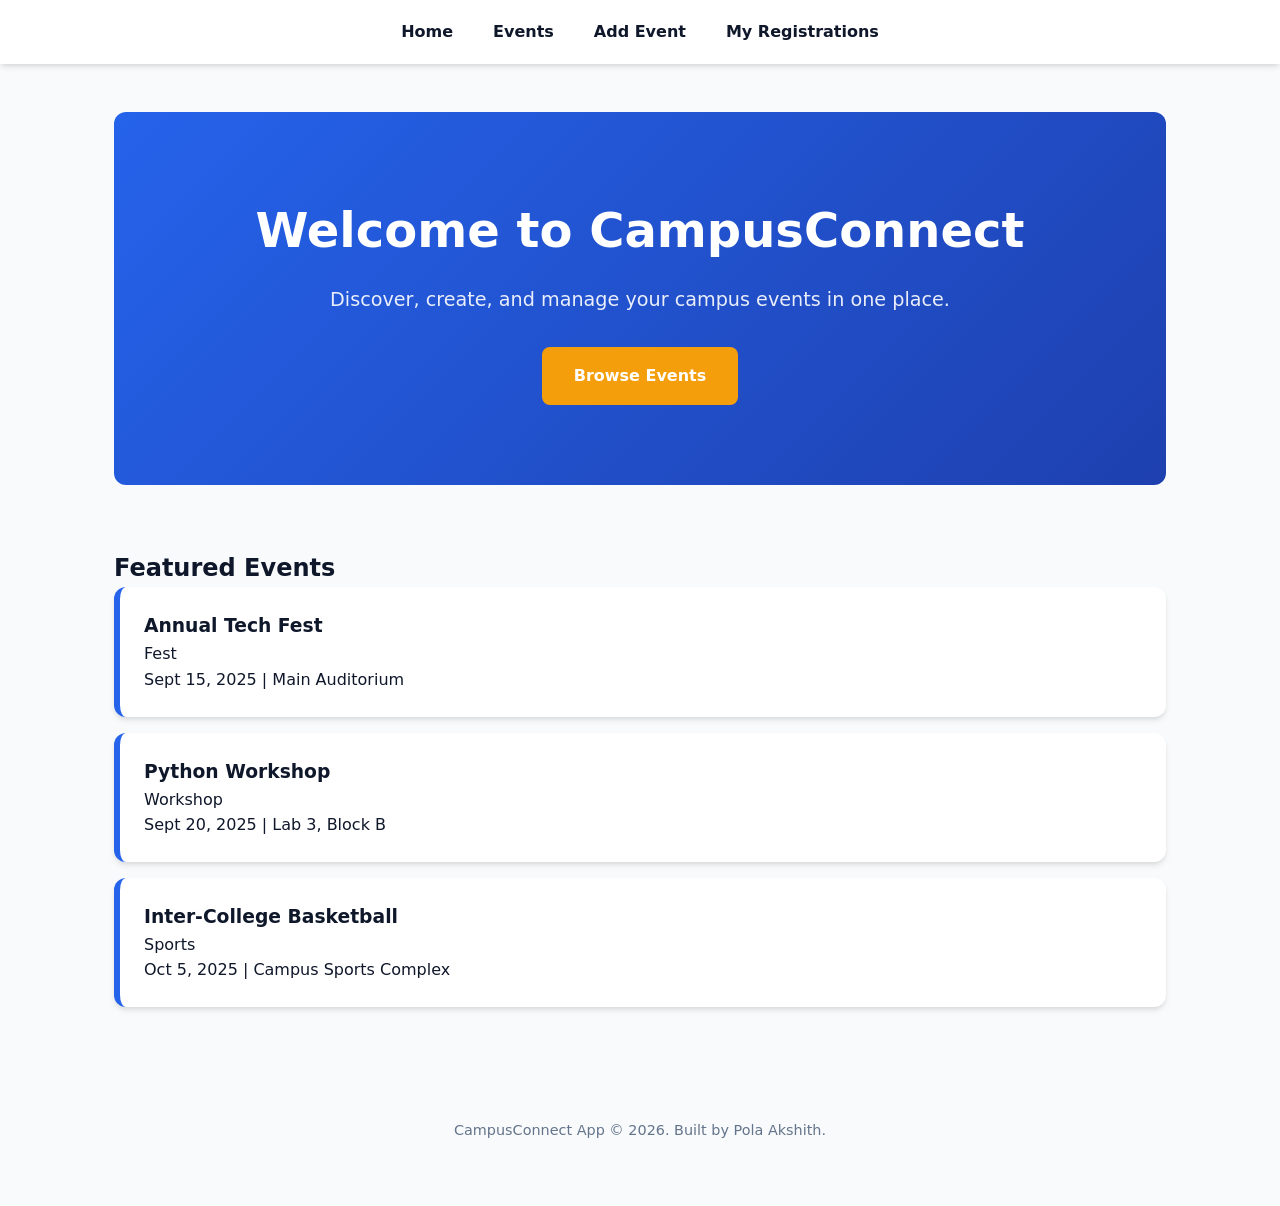
<file: index.html>
<!DOCTYPE html>
<html lang="en">
<head>
    <meta charset="UTF-8">
    <meta name="viewport" content="width=device-width, initial-scale=1.0">
    <title>CampusConnect - Home</title>
    <!-- Linked CSS for Week 2 -->
    <link rel="stylesheet" href="css/styles.css">
</head>
<body>
    <header>
        <nav>
            <a href="index.html">Home</a>
            <a href="events.html">Events</a>
            <a href="add-event.html">Add Event</a>
            <a href="my-registrations.html">My Registrations</a>
        </nav>
    </header>

    <main>
        <section class="hero">
            <h1>Welcome to CampusConnect</h1>
            <p>Discover, create, and manage your campus events in one place.</p>
            <a href="events.html">Browse Events</a>
        </section>

        <section class="featured-events">
            <h2>Featured Events</h2>
            <article>
                <h3>Annual Tech Fest</h3>
                <span>Fest</span>
                <p>Sept 15, 2025 | Main Auditorium</p>
            </article>
            <article>
                <h3>Python Workshop</h3>
                <span>Workshop</span>
                <p>Sept 20, 2025 | Lab 3, Block B</p>
            </article>
            <article>
                <h3>Inter-College Basketball</h3>
                <span>Sports</span>
                <p>Oct 5, 2025 | Campus Sports Complex</p>
            </article>
        </section>
    </main>

    <footer>
        <p>CampusConnect App &copy; 2026. Built by Pola Akshith.</p>
    </footer>
</body>
</html>
</file>
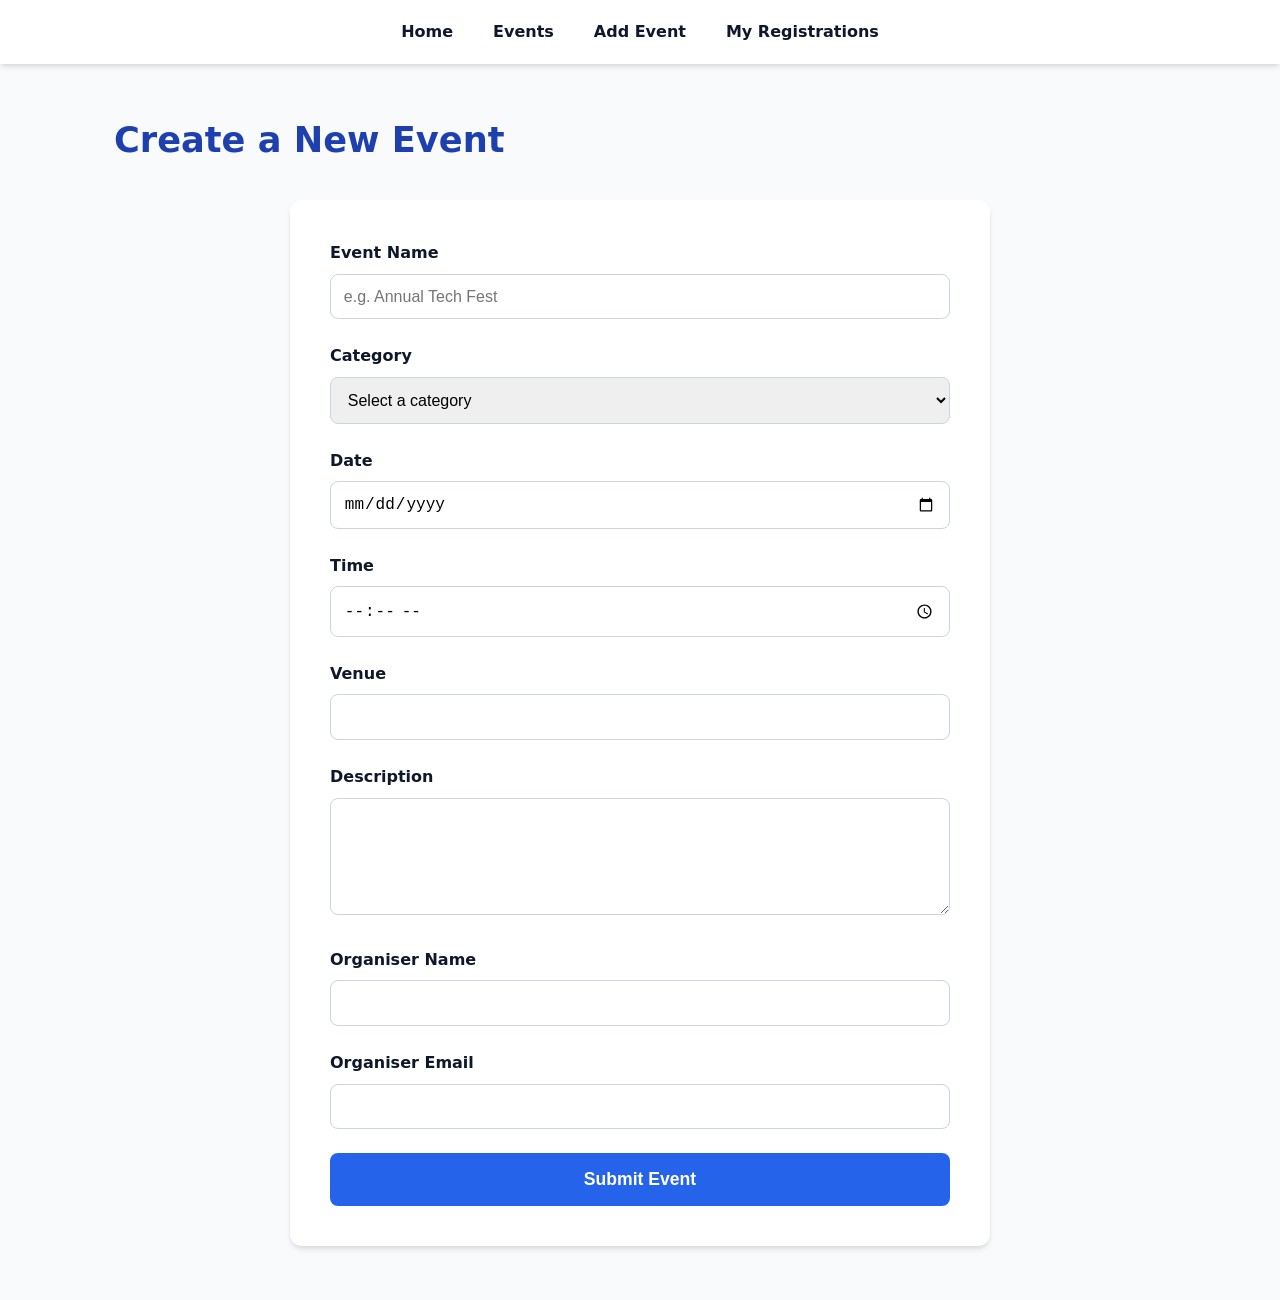
<file: add-event.html>
<!DOCTYPE html>
<html lang="en">
<head>
    <meta charset="UTF-8">
    <meta name="viewport" content="width=device-width, initial-scale=1.0">
    <title>CampusConnect - Add Event</title>
    <!-- Linked CSS for Week 2 -->
    <link rel="stylesheet" href="css/styles.css">
</head>
<body>
    <header>
        <nav>
            <a href="index.html">Home</a>
            <a href="events.html">Events</a>
            <a href="add-event.html">Add Event</a>
            <a href="my-registrations.html">My Registrations</a>
        </nav>
    </header>

    <main>
        <h1>Create a New Event</h1>
        
        <form id="add-event-form">
            <div>
                <label for="event-name">Event Name</label>
                <input type="text" id="event-name" name="eventName" placeholder="e.g. Annual Tech Fest" required>
            </div>

            <div>
                <label for="category">Category</label>
                <select id="category" name="category" required>
                    <option value="" disabled selected>Select a category</option>
                    <option value="fest">Fest</option>
                    <option value="workshop">Workshop</option>
                    <option value="sports">Sports</option>
                    <option value="club">Club</option>
                </select>
            </div>

            <div>
                <label for="event-date">Date</label>
                <input type="date" id="event-date" name="eventDate" required>
            </div>

            <div>
                <label for="event-time">Time</label>
                <input type="time" id="event-time" name="eventTime" required>
            </div>

            <div>
                <label for="venue">Venue</label>
                <input type="text" id="venue" name="venue" required>
            </div>

            <div>
                <label for="description">Description</label>
                <textarea id="description" name="description" rows="5" required></textarea>
            </div>

            <div>
                <label for="org-name">Organiser Name</label>
                <input type="text" id="org-name" name="orgName" required>
            </div>

            <div>
                <label for="org-email">Organiser Email</label>
                <input type="email" id="org-email" name="orgEmail" required>
            </div>

            <button type="submit">Submit Event</button>
        </form>
    </main>
</body>
</html>
</file>
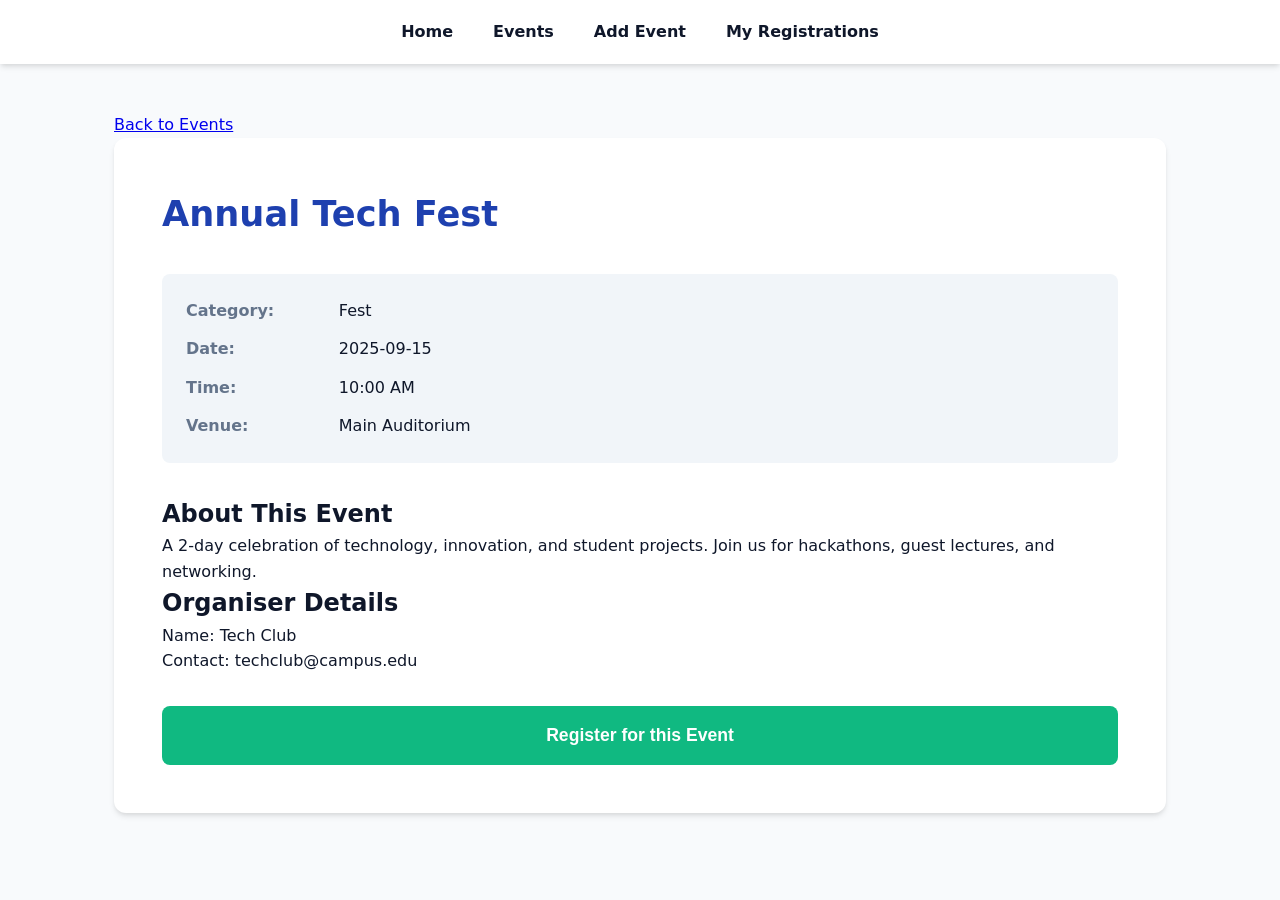
<file: event-detail.html>
<!DOCTYPE html>
<html lang="en">
<head>
    <meta charset="UTF-8">
    <meta name="viewport" content="width=device-width, initial-scale=1.0">
    <title>CampusConnect - Event Details</title>
    <!-- Linked CSS for Week 2 -->
    <link rel="stylesheet" href="css/styles.css">
</head>
<body>
    <header>
        <nav>
            <a href="index.html">Home</a>
            <a href="events.html">Events</a>
            <a href="add-event.html">Add Event</a>
            <a href="my-registrations.html">My Registrations</a>
        </nav>
    </header>

    <main>
        <a href="events.html">Back to Events</a>
        
        <article id="detail-container">
            <h1 id="event-title">Annual Tech Fest</h1>
            
            <dl>
                <dt>Category:</dt>
                <dd>Fest</dd>
                <dt>Date:</dt>
                <dd id="event-date">2025-09-15</dd>
                <dt>Time:</dt>
                <dd>10:00 AM</dd>
                <dt>Venue:</dt>
                <dd id="event-venue">Main Auditorium</dd>
            </dl>

            <section>
                <h2>About This Event</h2>
                <p id="event-desc">A 2-day celebration of technology, innovation, and student projects. Join us for hackathons, guest lectures, and networking.</p>
            </section>

            <section>
                <h2>Organiser Details</h2>
                <p>Name: Tech Club</p>
                <p>Contact: techclub@campus.edu</p>
                </section>

            <button id="register-btn">Register for this Event</button>
        </article>
    </main>
</body>
</html>
</file>
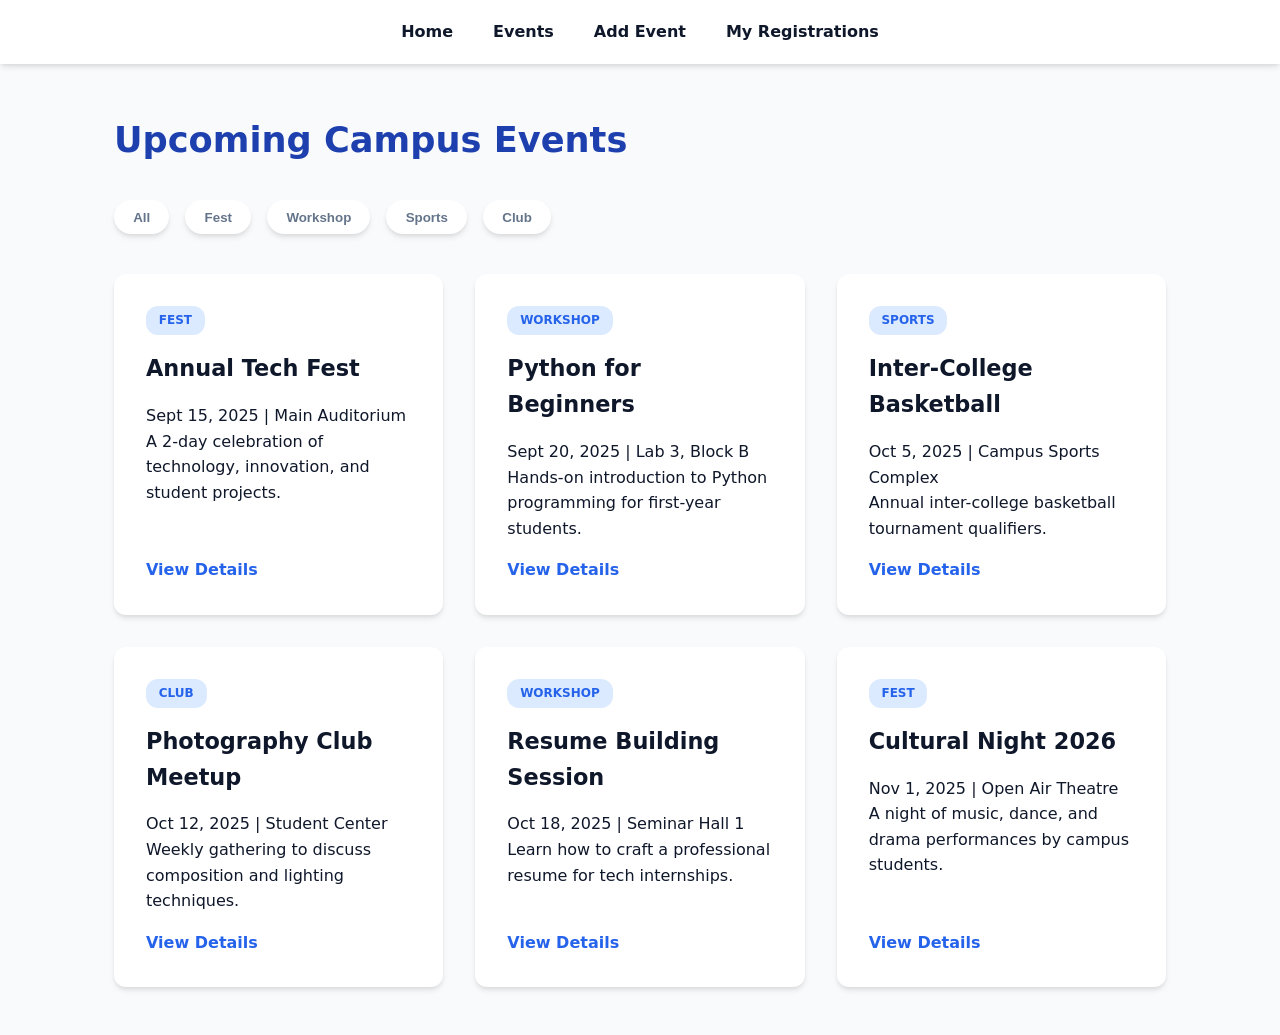
<file: events.html>
<!DOCTYPE html>
<html lang="en">
<head>
    <meta charset="UTF-8">
    <meta name="viewport" content="width=device-width, initial-scale=1.0">
    <title>CampusConnect - All Events</title>
    <!-- Linked CSS for Week 2 -->
    <link rel="stylesheet" href="css/styles.css">
</head>
<body>
    <header>
        <nav>
            <a href="index.html">Home</a>
            <a href="events.html">Events</a>
            <a href="add-event.html">Add Event</a>
            <a href="my-registrations.html">My Registrations</a>
        </nav>
    </header>

    <main>
        <h1>Upcoming Campus Events</h1>
        
        <div class="filters">
            <button data-filter="all">All</button>
            <button data-filter="fest">Fest</button>
            <button data-filter="workshop">Workshop</button>
            <button data-filter="sports">Sports</button>
            <button data-filter="club">Club</button>
        </div>

        <section id="events-grid">
            <article>
                <span>Fest</span>
                <h2>Annual Tech Fest</h2>
                <p>Sept 15, 2025 | Main Auditorium</p>
                <p>A 2-day celebration of technology, innovation, and student projects.</p>
                <a href="event-detail.html?id=1">View Details</a>
            </article>
            <article>
                <span>Workshop</span>
                <h2>Python for Beginners</h2>
                <p>Sept 20, 2025 | Lab 3, Block B</p>
                <p>Hands-on introduction to Python programming for first-year students.</p>
                <a href="event-detail.html?id=2">View Details</a>
            </article>
            <article>
                <span>Sports</span>
                <h2>Inter-College Basketball</h2>
                <p>Oct 5, 2025 | Campus Sports Complex</p>
                <p>Annual inter-college basketball tournament qualifiers.</p>
                <a href="event-detail.html?id=3">View Details</a>
            </article>
            <article>
                <span>Club</span>
                <h2>Photography Club Meetup</h2>
                <p>Oct 12, 2025 | Student Center</p>
                <p>Weekly gathering to discuss composition and lighting techniques.</p>
                <a href="event-detail.html?id=4">View Details</a>
            </article>
            <article>
                <span>Workshop</span>
                <h2>Resume Building Session</h2>
                <p>Oct 18, 2025 | Seminar Hall 1</p>
                <p>Learn how to craft a professional resume for tech internships.</p>
                <a href="event-detail.html?id=5">View Details</a>
            </article>
            <article>
                <span>Fest</span>
                <h2>Cultural Night 2026</h2>
                <p>Nov 1, 2025 | Open Air Theatre</p>
                <p>A night of music, dance, and drama performances by campus students.</p>
                <a href="event-detail.html?id=6">View Details</a>
            </article>
        </section>
    </main>
</body>
</html>
</file>
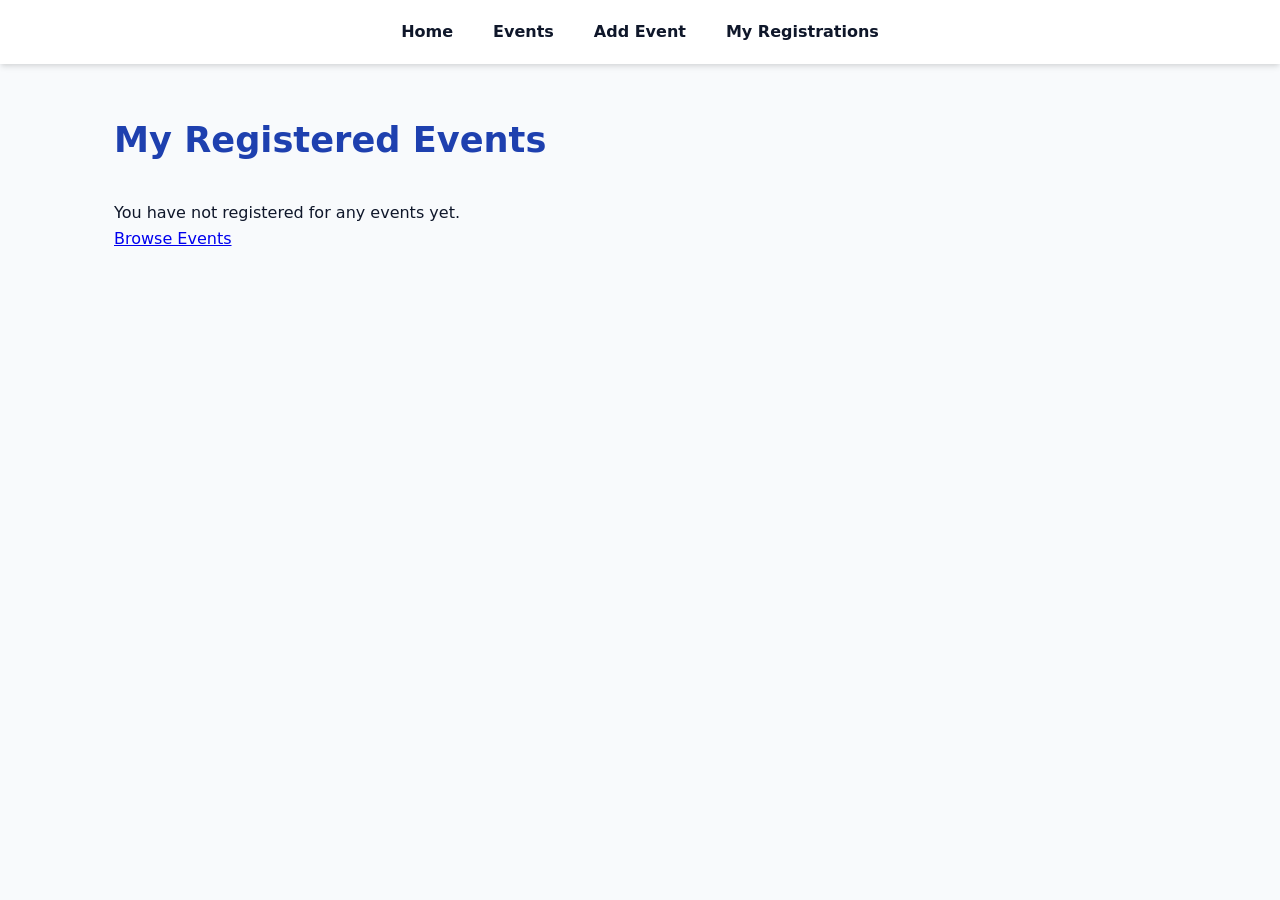
<file: my-registrations.html>
<!DOCTYPE html>
<html lang="en">
<head>
    <meta charset="UTF-8">
    <meta name="viewport" content="width=device-width, initial-scale=1.0">
    <title>CampusConnect - My Registrations</title>
    <!-- Linked CSS for Week 2 -->
    <link rel="stylesheet" href="css/styles.css">
</head>
<body>
    <header>
        <nav>
            <a href="index.html">Home</a>
            <a href="events.html">Events</a>
            <a href="add-event.html">Add Event</a>
            <a href="my-registrations.html">My Registrations</a>
        </nav>
    </header>

    <main>
        <h1>My Registered Events</h1>
        
        <p>You have not registered for any events yet.</p>
        
        <div id="registrations-list"></div>
        
        <a href="events.html">Browse Events</a>
    </main>
</body>
</html>
</file>
<file: css/styles.css>
/* --- CampusConnect Global Styles (Week 2) --- */

/* 1. Design Tokens & Variables */
:root {
    --primary: #2563eb;          /* Modern Brand Blue */
    --secondary: #1e40af;        /* Dark Navy */
    --accent: #f59e0b;           /* Amber for CTA buttons */
    --success: #10b981;          /* Green for registration */
    --bg: #f8fafc;               /* Light grayish blue background */
    --card-bg: #ffffff;          /* Clean white for cards */
    --text: #0f172a;             /* Dark slate text */
    --text-muted: #64748b;       /* Gray for secondary text */
    --radius: 12px;
    --shadow: 0 4px 6px -1px rgba(0, 0, 0, 0.1), 0 2px 4px -1px rgba(0, 0, 0, 0.06);
    --transition: all 0.3s ease;
}

/* 2. Global Reset */
* {
    margin: 0;
    padding: 0;
    box-sizing: border-box;
}

body {
    font-family: 'Inter', system-ui, -apple-system, sans-serif;
    background-color: var(--bg);
    color: var(--text);
    line-height: 1.6;
}

/* 3. Navigation Bar */
header {
    background-color: var(--card-bg);
    padding: 1.2rem 0;
    box-shadow: var(--shadow);
    position: sticky;
    top: 0;
    z-index: 1000;
}

nav {
    max-width: 1200px;
    margin: 0 auto;
    display: flex;
    justify-content: center;
    gap: 2.5rem;
    padding: 0 1rem;
}

nav a {
    text-decoration: none;
    color: var(--text);
    font-weight: 600;
    font-size: 1rem;
    transition: var(--transition);
}

nav a:hover {
    color: var(--primary);
}

/* 4. Main Container */
main {
    max-width: 1100px;
    margin: 3rem auto;
    padding: 0 1.5rem;
}

h1 {
    font-size: 2.2rem;
    margin-bottom: 2rem;
    color: var(--secondary);
}

/* 5. Home Page (index.html) */
.hero {
    background: linear-gradient(135deg, var(--primary), var(--secondary));
    color: white;
    padding: 5rem 2rem;
    border-radius: var(--radius);
    text-align: center;
    margin-bottom: 4rem;
}

.hero h1 {
    color: white;
    font-size: 3rem;
    margin-bottom: 1rem;
}

.hero p {
    font-size: 1.2rem;
    opacity: 0.9;
    margin-bottom: 2rem;
}

.hero a {
    display: inline-block;
    background: var(--accent);
    color: white;
    padding: 1rem 2rem;
    text-decoration: none;
    border-radius: 8px;
    font-weight: bold;
    transition: transform 0.2s;
}

.hero a:hover {
    transform: scale(1.05);
}

.featured-events article {
    background: var(--card-bg);
    padding: 1.5rem;
    border-radius: var(--radius);
    margin-bottom: 1rem;
    box-shadow: var(--shadow);
    border-left: 6px solid var(--primary);
}

/* 6. Events List Grid (events.html) */
.filters {
    display: flex;
    gap: 1rem;
    margin-bottom: 2.5rem;
    flex-wrap: wrap;
}

.filters button {
    padding: 0.6rem 1.2rem;
    border: none;
    background: white;
    border-radius: 20px;
    font-weight: 600;
    color: var(--text-muted);
    cursor: pointer;
    box-shadow: var(--shadow);
    transition: var(--transition);
}

.filters button:hover {
    background: var(--primary);
    color: white;
}

#events-grid {
    display: grid;
    grid-template-columns: repeat(auto-fill, minmax(320px, 1fr));
    gap: 2rem;
}

#events-grid article {
    background: var(--card-bg);
    padding: 2rem;
    border-radius: var(--radius);
    box-shadow: var(--shadow);
    display: flex;
    flex-direction: column;
}

#events-grid article span {
    background: #dbeafe;
    color: var(--primary);
    padding: 0.3rem 0.8rem;
    border-radius: 12px;
    font-size: 0.75rem;
    font-weight: 800;
    text-transform: uppercase;
    width: fit-content;
    margin-bottom: 1rem;
}

#events-grid article h2 {
    font-size: 1.4rem;
    margin-bottom: 1rem;
}

#events-grid article a {
    margin-top: auto;
    padding-top: 1rem;
    color: var(--primary);
    text-decoration: none;
    font-weight: bold;
}

/* 7. Event Details (event-detail.html) */
#detail-container {
    background: var(--card-bg);
    padding: 3rem;
    border-radius: var(--radius);
    box-shadow: var(--shadow);
}

dl {
    display: grid;
    grid-template-columns: 140px 1fr;
    gap: 0.8rem;
    margin: 2rem 0;
    padding: 1.5rem;
    background: #f1f5f9;
    border-radius: 8px;
}

dt { font-weight: 700; color: var(--text-muted); }
dd { font-weight: 500; }

#register-btn {
    width: 100%;
    padding: 1.2rem;
    background: var(--success);
    color: white;
    border: none;
    border-radius: 8px;
    font-size: 1.1rem;
    font-weight: bold;
    cursor: pointer;
    margin-top: 2rem;
    transition: var(--transition);
}

#register-btn:hover { background: #059669; }

/* 8. Forms (add-event.html) */
#add-event-form {
    background: var(--card-bg);
    padding: 2.5rem;
    border-radius: var(--radius);
    box-shadow: var(--shadow);
    max-width: 700px;
    margin: 0 auto;
}

#add-event-form div {
    margin-bottom: 1.5rem;
}

#add-event-form label {
    display: block;
    margin-bottom: 0.5rem;
    font-weight: 600;
}

#add-event-form input,
#add-event-form select,
#add-event-form textarea {
    width: 100%;
    padding: 0.8rem;
    border: 1px solid #cbd5e1;
    border-radius: 8px;
    font-size: 1rem;
}

#add-event-form button {
    width: 100%;
    padding: 1rem;
    background: var(--primary);
    color: white;
    border: none;
    border-radius: 8px;
    font-size: 1.1rem;
    font-weight: bold;
    cursor: pointer;
}

/* 9. Footer */
footer {
    text-align: center;
    padding: 4rem 1rem;
    color: var(--text-muted);
    font-size: 0.9rem;
}

/* 10. Responsive Design */
@media (max-width: 768px) {
    nav { gap: 1rem; }
    .hero h1 { font-size: 2.2rem; }
    dl { grid-template-columns: 1fr; }
    dl dt { margin-top: 0.5rem; }
}
</file>
